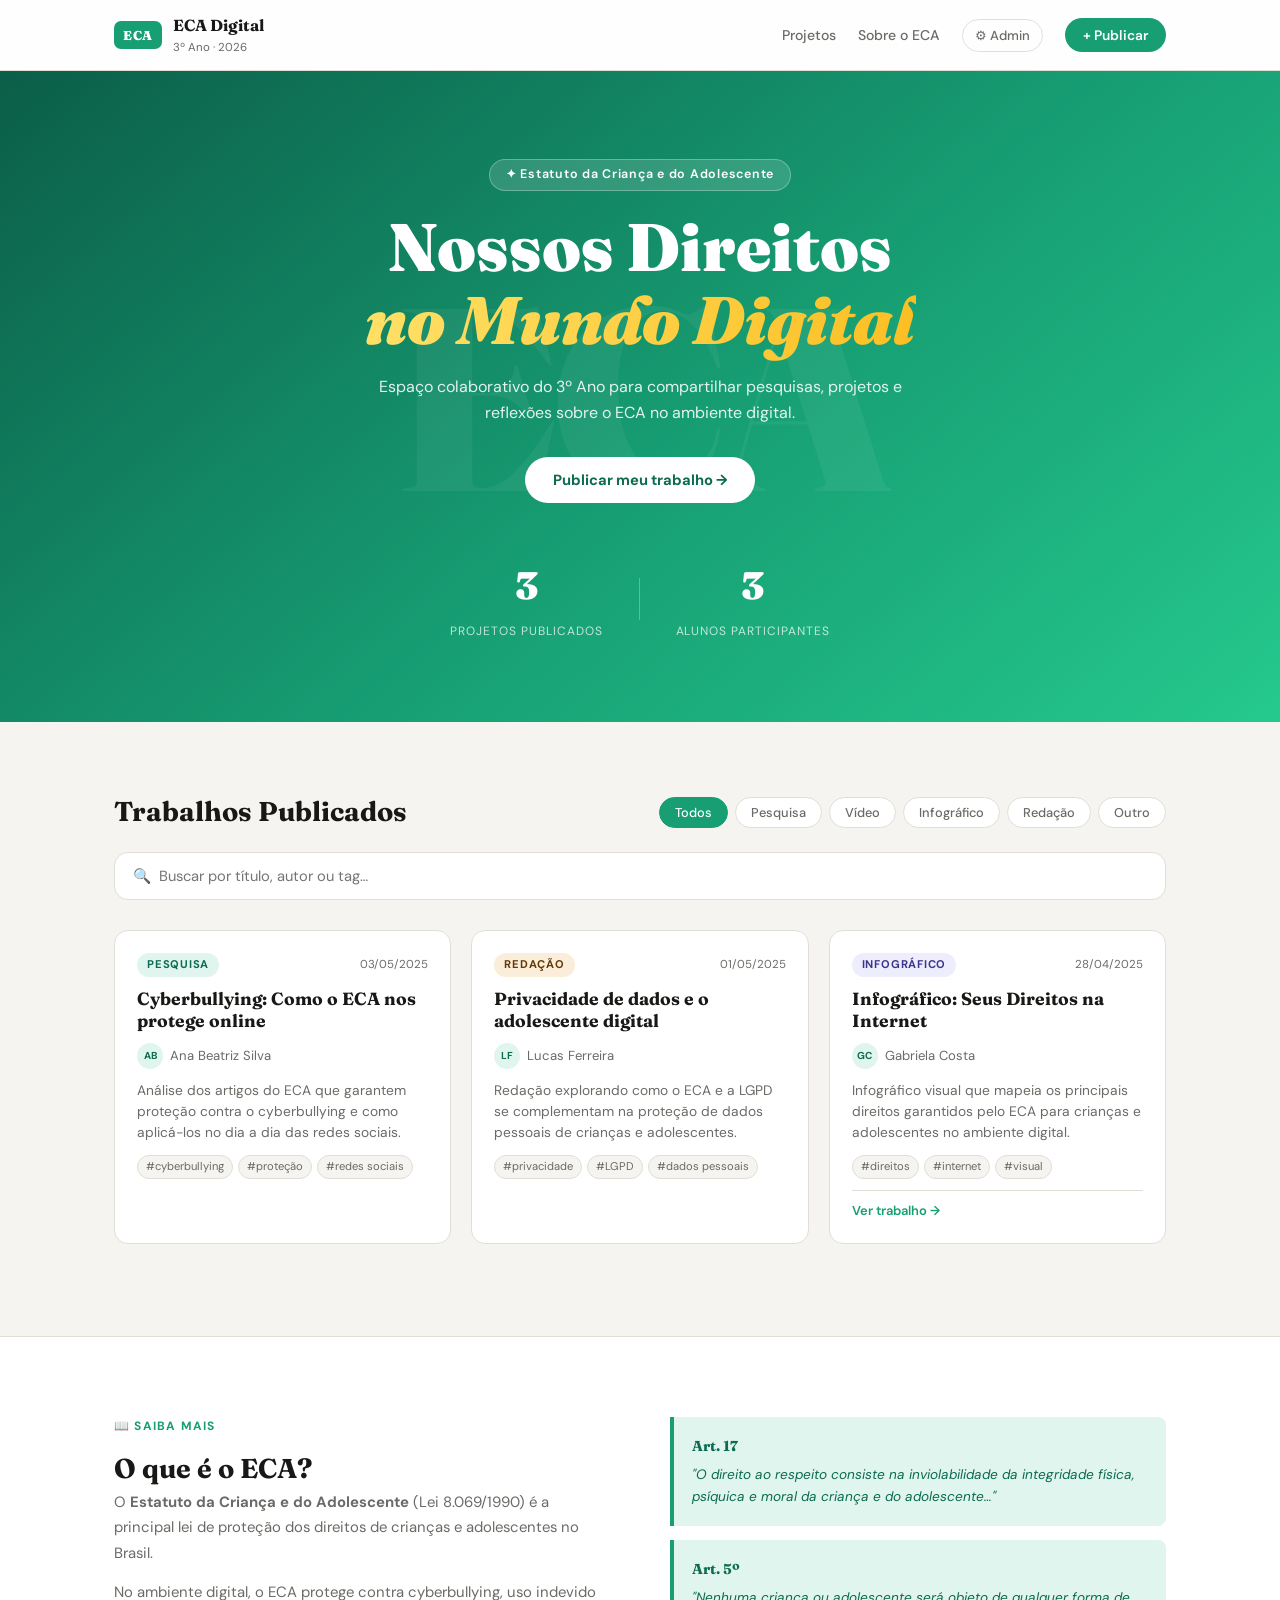
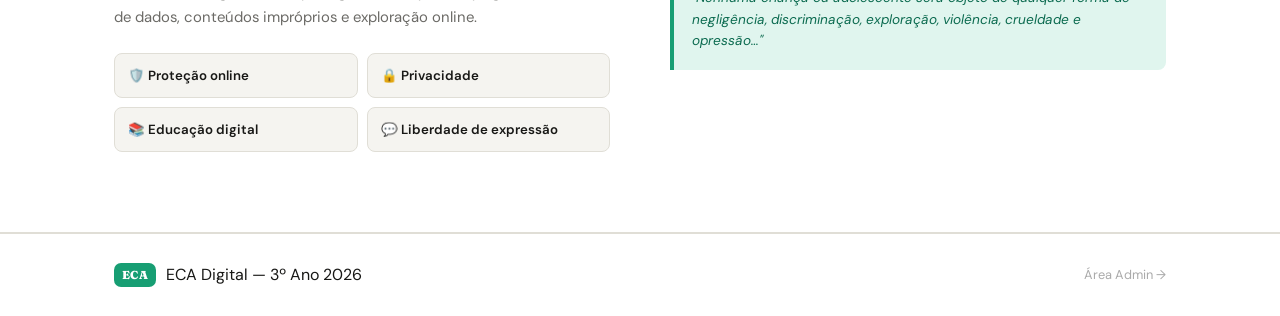
<file: index.html>
<!DOCTYPE html>
<html lang="pt-BR">
<head>
  <meta charset="UTF-8" />
  <meta name="viewport" content="width=device-width, initial-scale=1.0" />
  <title>ECA Digital — 3º Ano</title>
  <link rel="preconnect" href="https://fonts.googleapis.com">
  <link href="https://fonts.googleapis.com/css2?family=Fraunces:ital,wght@0,700;0,900;1,700&family=DM+Sans:wght@400;500;600&display=swap" rel="stylesheet">
  <link rel="stylesheet" href="css/style.css" />
</head>
<body>

  <header class="header">
    <div class="header-inner">
      <a href="index.html" class="logo">
        <div class="logo-icon">ECA</div>
        <div>
          <span class="logo-title">ECA Digital</span>
          <span class="logo-sub">3º Ano · 2026</span>
        </div>
      </a>
      <nav class="nav">
        <a href="#projetos" class="nav-link">Projetos</a>
        <a href="#sobre" class="nav-link">Sobre o ECA</a>
        <a href="admin.html" class="nav-link nav-admin">⚙ Admin</a>
        <button class="btn-primary" onclick="abrirModal()">+ Publicar</button>
      </nav>
      <button class="hamburger" id="hamburger" onclick="toggleMenu()">☰</button>
    </div>
    <div class="nav-mobile" id="navMobile">
      <a href="#projetos" onclick="toggleMenu()">Projetos</a>
      <a href="#sobre" onclick="toggleMenu()">Sobre o ECA</a>
      <a href="admin.html">⚙ Admin</a>
      <button class="btn-primary" onclick="toggleMenu();abrirModal()">+ Publicar</button>
    </div>
  </header>

  <section class="hero">
    <div class="hero-bg-text" aria-hidden="true">ECA</div>
    <div class="hero-content">
      <div class="hero-eyebrow">✦ Estatuto da Criança e do Adolescente</div>
      <h1 class="hero-title">Nossos Direitos<br><em>no Mundo Digital</em></h1>
      <p class="hero-desc">Espaço colaborativo do 3º Ano para compartilhar pesquisas, projetos e reflexões sobre o ECA no ambiente digital.</p>
      <button class="btn-hero" onclick="abrirModal()">Publicar meu trabalho →</button>
    </div>
    <div class="hero-stats">
      <div class="stat">
        <span class="stat-num" id="numProjetos">0</span>
        <span class="stat-label">Projetos publicados</span>
      </div>
      <div class="stat-sep"></div>
      <div class="stat">
        <span class="stat-num" id="numAutores">0</span>
        <span class="stat-label">Alunos participantes</span>
      </div>
    </div>
  </section>

  <section class="section" id="projetos">
    <div class="container">
      <div class="section-header">
        <h2 class="section-title">Trabalhos Publicados</h2>
        <div class="filtros">
          <button class="filtro active" data-cat="todos">Todos</button>
          <button class="filtro" data-cat="pesquisa">Pesquisa</button>
          <button class="filtro" data-cat="video">Vídeo</button>
          <button class="filtro" data-cat="infografico">Infográfico</button>
          <button class="filtro" data-cat="redacao">Redação</button>
          <button class="filtro" data-cat="outro">Outro</button>
        </div>
      </div>
      <div class="busca-wrap">
        <input class="busca" type="text" id="busca" placeholder="🔍  Buscar por título, autor ou tag…" oninput="renderizar()" />
      </div>
      <div class="cards-grid" id="cardsGrid"></div>
      <div class="empty" id="empty" style="display:none">
        <span>😕</span><p>Nenhum projeto aprovado ainda.</p>
      </div>
    </div>
  </section>

  <section class="sobre" id="sobre">
    <div class="container sobre-grid">
      <div>
        <span class="eyebrow">📖 Saiba mais</span>
        <h2 class="section-title">O que é o ECA?</h2>
        <p>O <strong>Estatuto da Criança e do Adolescente</strong> (Lei 8.069/1990) é a principal lei de proteção dos direitos de crianças e adolescentes no Brasil.</p>
        <p>No ambiente digital, o ECA protege contra cyberbullying, uso indevido de dados, conteúdos impróprios e exploração online.</p>
        <div class="direitos">
          <div class="direito">🛡️ Proteção online</div>
          <div class="direito">🔒 Privacidade</div>
          <div class="direito">📚 Educação digital</div>
          <div class="direito">💬 Liberdade de expressão</div>
        </div>
      </div>
      <div class="artigos">
        <div class="artigo">
          <span class="artigo-num">Art. 17</span>
          <p>"O direito ao respeito consiste na inviolabilidade da integridade física, psíquica e moral da criança e do adolescente…"</p>
        </div>
        <div class="artigo">
          <span class="artigo-num">Art. 5º</span>
          <p>"Nenhuma criança ou adolescente será objeto de qualquer forma de negligência, discriminação, exploração, violência, crueldade e opressão…"</p>
        </div>
      </div>
    </div>
  </section>

  <footer class="footer">
    <div class="container footer-inner">
      <div style="display:flex;align-items:center;gap:10px">
        <span class="logo-icon" style="font-size:.72rem;padding:3px 8px">ECA</span>
        <span>ECA Digital — 3º Ano 2026</span>
      </div>
      <a href="admin.html" class="footer-admin-link">Área Admin →</a>
    </div>
  </footer>

  <!-- MODAL PUBLICAR -->
  <div class="overlay" id="overlay" onclick="fecharFora(event)">
    <div class="modal" id="modal">
      <div class="modal-head">
        <h3>Publicar Trabalho</h3>
        <button class="close-btn" onclick="fecharModal()">✕</button>
      </div>
      <div class="modal-body">
        <div class="campo"><label>Título *</label><input id="f-titulo" maxlength="80" placeholder="Ex: Cyberbullying e o ECA" /></div>
        <div class="campo"><label>Seu Nome *</label><input id="f-autor" maxlength="50" placeholder="Ex: Maria Souza" /></div>
        <div class="campo">
          <label>Categoria *</label>
          <select id="f-cat">
            <option value="">Selecione…</option>
            <option value="pesquisa">Pesquisa</option>
            <option value="video">Vídeo</option>
            <option value="infografico">Infográfico</option>
            <option value="redacao">Redação</option>
            <option value="outro">Outro</option>
          </select>
        </div>
        <div class="campo"><label>Descrição / Resumo *</label><textarea id="f-desc" rows="4" maxlength="500" placeholder="Descreva seu trabalho em algumas frases…"></textarea></div>
        <div class="campo"><label>Link do trabalho (opcional)</label><input id="f-link" type="url" placeholder="https://docs.google.com/…" /></div>
        <div class="campo"><label>Tags (separadas por vírgula)</label><input id="f-tags" maxlength="100" placeholder="Ex: bullying, privacidade, redes sociais" /></div>
        <div class="erro" id="f-erro" style="display:none"></div>
        <button class="btn-submit" onclick="publicar()">✦ Enviar para aprovação</button>
      </div>
    </div>
  </div>

  <div class="toast" id="toast"></div>

  <script src="js/storage.js"></script>
  <script src="js/app.js"></script>
</body>
</html>
</file>
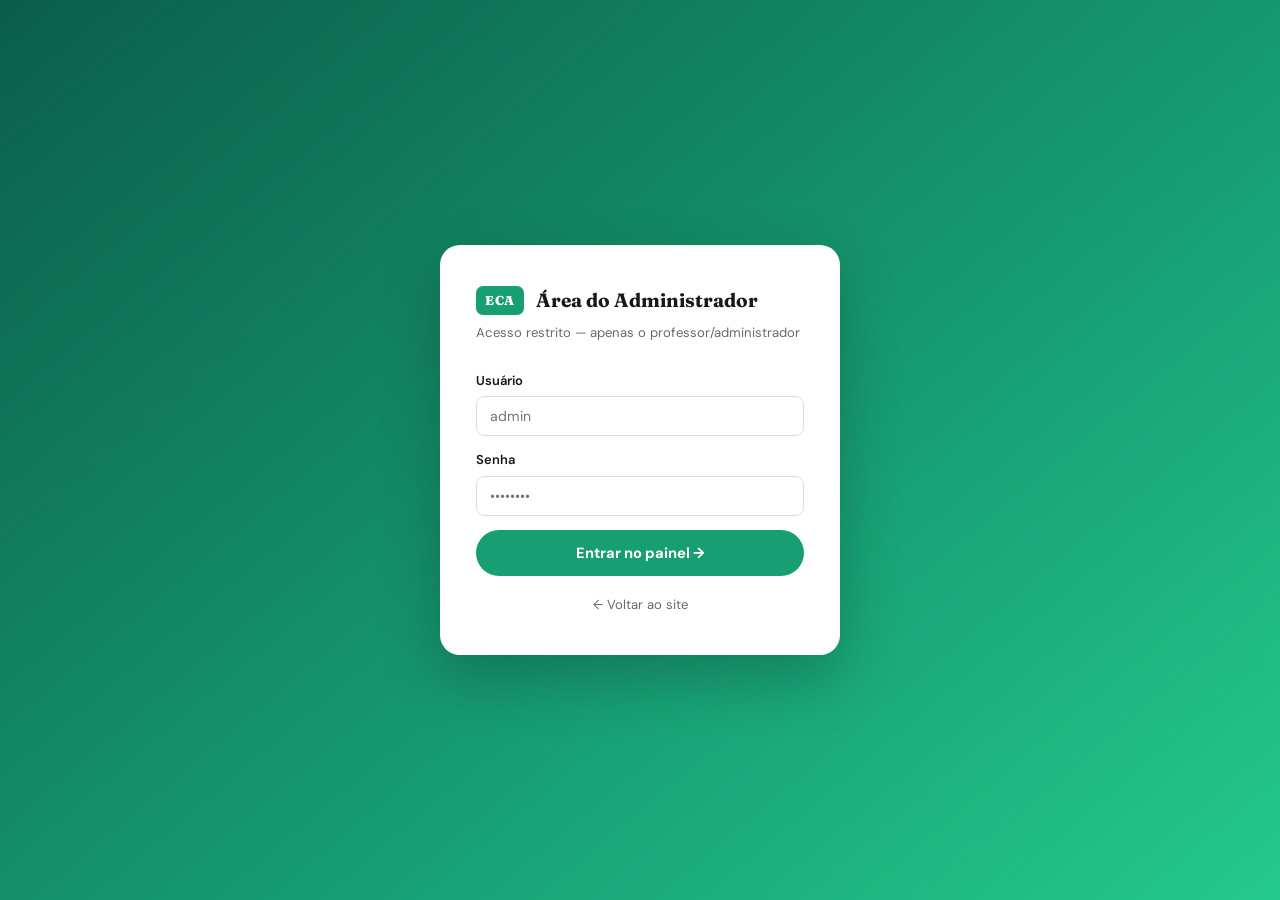
<file: admin.html>
<!DOCTYPE html>
<html lang="pt-BR">
<head>
  <meta charset="UTF-8" />
  <meta name="viewport" content="width=device-width, initial-scale=1.0" />
  <title>Admin — ECA Digital</title>
  <link rel="preconnect" href="https://fonts.googleapis.com">
  <link href="https://fonts.googleapis.com/css2?family=Fraunces:ital,wght@0,700;0,900;1,700&family=DM+Sans:wght@400;500;600&display=swap" rel="stylesheet">
  <link rel="stylesheet" href="css/style.css" />
  <link rel="stylesheet" href="css/admin.css" />
</head>
<body class="admin-body">

  <!-- TELA DE LOGIN -->
  <div id="telaLogin" class="login-wrap">
    <div class="login-box">
      <div class="login-logo">
        <span class="logo-icon">ECA</span>
        <span class="login-titulo">Área do Administrador</span>
      </div>
      <p class="login-sub">Acesso restrito — apenas o professor/administrador</p>

      <div class="campo">
        <label>Usuário</label>
        <input type="text" id="loginUser" placeholder="admin" autocomplete="username" />
      </div>
      <div class="campo">
        <label>Senha</label>
        <input type="password" id="loginPass" placeholder="••••••••" autocomplete="current-password"
          onkeydown="if(event.key==='Enter') fazerLogin()" />
      </div>
      <div class="erro" id="loginErro" style="display:none">Usuário ou senha incorretos.</div>
      <button class="btn-submit" onclick="fazerLogin()">Entrar no painel →</button>
      <a href="index.html" class="login-voltar">← Voltar ao site</a>
    </div>
  </div>

  <!-- PAINEL ADMIN -->
  <div id="painelAdmin" style="display:none">

    <div class="admin-header">
      <div class="header-inner">
        <a href="index.html" class="logo">
          <div class="logo-icon">ECA</div>
          <div>
            <span class="logo-title">ECA Digital</span>
            <span class="logo-sub">Painel Admin</span>
          </div>
        </a>
        <div style="display:flex;align-items:center;gap:16px">
          <span class="admin-badge">👤 Admin</span>
          <button class="btn-logout" onclick="fazerLogout()">Sair</button>
        </div>
      </div>
    </div>

    <div class="admin-container">

      <!-- CARDS DE RESUMO -->
      <div class="resumo-grid">
        <div class="resumo-card">
          <span class="resumo-num" id="r-pendentes">0</span>
          <span class="resumo-label">Pendentes</span>
          <span class="resumo-dot dot-amarelo"></span>
        </div>
        <div class="resumo-card">
          <span class="resumo-num" id="r-aprovados">0</span>
          <span class="resumo-label">Aprovados</span>
          <span class="resumo-dot dot-verde"></span>
        </div>
        <div class="resumo-card">
          <span class="resumo-num" id="r-total">0</span>
          <span class="resumo-label">Total enviados</span>
          <span class="resumo-dot dot-cinza"></span>
        </div>
        <div class="resumo-card">
          <span class="resumo-num" id="r-autores">0</span>
          <span class="resumo-label">Alunos</span>
          <span class="resumo-dot dot-roxo"></span>
        </div>
      </div>

      <!-- ABAS -->
      <div class="abas">
        <button class="aba active" data-aba="pendentes" onclick="mudarAba('pendentes')">
          ⏳ Pendentes <span class="badge" id="badge-pendentes">0</span>
        </button>
        <button class="aba" data-aba="aprovados" onclick="mudarAba('aprovados')">
          ✅ Aprovados <span class="badge" id="badge-aprovados">0</span>
        </button>
        <button class="aba" data-aba="todos" onclick="mudarAba('todos')">
          📋 Todos
        </button>
      </div>

      <!-- BUSCA ADMIN -->
      <div class="busca-wrap" style="margin-bottom:20px">
        <input class="busca" type="text" id="adminBusca" placeholder="🔍  Buscar projetos…" oninput="renderAdmin()" />
      </div>

      <!-- TABELA -->
      <div class="tabela-wrap">
        <table class="tabela" id="tabelaAdmin">
          <thead>
            <tr>
              <th>Título</th>
              <th>Autor</th>
              <th>Categoria</th>
              <th>Data</th>
              <th>Status</th>
              <th>Ações</th>
            </tr>
          </thead>
          <tbody id="tabelaBody"></tbody>
        </table>
        <div class="empty" id="adminEmpty" style="display:none">
          <span>📭</span><p>Nenhum projeto aqui.</p>
        </div>
      </div>

    </div>
  </div>

  <!-- MODAL EDITAR -->
  <div class="overlay" id="overlayEdit" onclick="fecharEditFora(event)">
    <div class="modal" id="modalEdit">
      <div class="modal-head">
        <h3>Editar Trabalho</h3>
        <button class="close-btn" onclick="fecharEdit()">✕</button>
      </div>
      <div class="modal-body">
        <input type="hidden" id="e-id" />
        <div class="campo"><label>Título *</label><input id="e-titulo" maxlength="80" /></div>
        <div class="campo"><label>Autor *</label><input id="e-autor" maxlength="50" /></div>
        <div class="campo">
          <label>Categoria *</label>
          <select id="e-cat">
            <option value="pesquisa">Pesquisa</option>
            <option value="video">Vídeo</option>
            <option value="infografico">Infográfico</option>
            <option value="redacao">Redação</option>
            <option value="outro">Outro</option>
          </select>
        </div>
        <div class="campo"><label>Descrição *</label><textarea id="e-desc" rows="4" maxlength="500"></textarea></div>
        <div class="campo"><label>Link (opcional)</label><input id="e-link" type="url" /></div>
        <div class="campo"><label>Tags (separadas por vírgula)</label><input id="e-tags" maxlength="100" /></div>
        <div class="campo">
          <label>Status</label>
          <select id="e-status">
            <option value="pendente">Pendente</option>
            <option value="aprovado">Aprovado</option>
          </select>
        </div>
        <div class="erro" id="e-erro" style="display:none"></div>
        <button class="btn-submit" onclick="salvarEdicao()">💾 Salvar alterações</button>
      </div>
    </div>
  </div>

  <!-- MODAL CONFIRMAR EXCLUSÃO -->
  <div class="overlay" id="overlayDel" onclick="fecharDelFora(event)">
    <div class="modal modal-sm" id="modalDel">
      <div class="modal-head">
        <h3>Excluir projeto?</h3>
        <button class="close-btn" onclick="fecharDel()">✕</button>
      </div>
      <div class="modal-body">
        <p style="color:var(--texto-suave);margin-bottom:20px">Essa ação não pode ser desfeita. O trabalho será removido permanentemente.</p>
        <div style="display:flex;gap:10px">
          <button class="btn-cancel" onclick="fecharDel()" style="flex:1">Cancelar</button>
          <button class="btn-danger" onclick="confirmarExclusao()" style="flex:1">🗑 Excluir</button>
        </div>
      </div>
    </div>
  </div>

  <div class="toast" id="toast"></div>

  <script src="js/storage.js"></script>
  <script src="js/admin.js"></script>
</body>
</html>
</file>
<file: css/style.css>
/* ===== RESET ===== */
*, *::before, *::after { box-sizing: border-box; margin: 0; padding: 0; }

:root {
  --verde: #179e73;
  --verde-claro: #e0f5ee;
  --verde-escuro: #0c6b50;
  --amarelo: #f5c940;
  --cinza-bg: #f5f4f0;
  --cinza-borda: #e0ded6;
  --texto: #181816;
  --texto-suave: #6b6a66;
  --branco: #ffffff;
  --radius: 14px;
  --radius-sm: 8px;
}

html { scroll-behavior: smooth; }

body {
  font-family: 'DM Sans', sans-serif;
  background: var(--cinza-bg);
  color: var(--texto);
  line-height: 1.6;
}

.container { max-width: 1100px; margin: 0 auto; padding: 0 24px; }

/* ===== HEADER ===== */
.header {
  position: sticky; top: 0; z-index: 100;
  background: rgba(255,255,255,0.88);
  backdrop-filter: blur(14px);
  border-bottom: 1px solid var(--cinza-borda);
}
.header-inner {
  max-width: 1100px; margin: 0 auto;
  display: flex; align-items: center; justify-content: space-between;
  padding: 13px 24px;
}
.logo { display: flex; align-items: center; gap: 11px; text-decoration: none; }
.logo-icon {
  background: var(--verde); color: #fff;
  font-family: 'Fraunces', serif;
  font-size: .8rem; font-weight: 900;
  padding: 4px 9px; border-radius: 7px;
  letter-spacing: .04em;
}
.logo-title { display: block; font-family: 'Fraunces', serif; font-size: 1rem; font-weight: 700; color: var(--texto); }
.logo-sub   { display: block; font-size: .72rem; color: var(--texto-suave); }

.nav { display: flex; align-items: center; gap: 22px; }
.nav-link { text-decoration: none; font-size: .88rem; font-weight: 500; color: var(--texto-suave); transition: color .18s; }
.nav-link:hover { color: var(--verde); }
.nav-admin { font-size: .82rem; border: 1px solid var(--cinza-borda); padding: 5px 12px; border-radius: 50px; }
.nav-admin:hover { border-color: var(--verde); color: var(--verde); }

.btn-primary {
  background: var(--verde); color: #fff; border: none; cursor: pointer;
  padding: 8px 18px; border-radius: 50px;
  font-family: 'DM Sans', sans-serif; font-size: .86rem; font-weight: 600;
  transition: background .2s, transform .1s;
}
.btn-primary:hover { background: var(--verde-escuro); transform: translateY(-1px); }

.hamburger { display: none; background: none; border: none; font-size: 1.3rem; cursor: pointer; color: var(--texto); }
.nav-mobile { display: none; flex-direction: column; gap: 14px; padding: 16px 24px 20px; border-top: 1px solid var(--cinza-borda); background: #fff; }
.nav-mobile a { text-decoration: none; color: var(--texto); font-weight: 500; }
.nav-mobile.open { display: flex; }

/* ===== HERO ===== */
.hero {
  position: relative; overflow: hidden;
  background: linear-gradient(140deg, #0b5e48 0%, #179e73 55%, #25c98e 100%);
  color: #fff;
  padding: 88px 24px 80px;
  text-align: center;
}
.hero-bg-text {
  position: absolute; top: 50%; left: 50%;
  transform: translate(-50%, -50%);
  font-family: 'Fraunces', serif; font-size: clamp(120px, 22vw, 260px);
  font-weight: 900; color: rgba(255,255,255,.05);
  pointer-events: none; user-select: none; white-space: nowrap;
  letter-spacing: -.02em;
}
.hero-content { position: relative; }
.hero-eyebrow {
  display: inline-block; background: rgba(255,255,255,.14);
  border: 1px solid rgba(255,255,255,.28); border-radius: 50px;
  font-size: .78rem; font-weight: 600; letter-spacing: .06em;
  padding: 5px 16px; margin-bottom: 20px;
}
.hero-title {
  font-family: 'Fraunces', serif;
  font-size: clamp(2.4rem, 6vw, 4.2rem); font-weight: 900;
  line-height: 1.08; margin-bottom: 18px;
}
.hero-title em {
  font-style: italic;
  background: linear-gradient(90deg, #ffe066, #fbbf24);
  -webkit-background-clip: text; -webkit-text-fill-color: transparent; background-clip: text;
}
.hero-desc { max-width: 540px; margin: 0 auto 32px; font-size: 1rem; opacity: .88; }
.btn-hero {
  display: inline-block; background: #fff; color: var(--verde-escuro);
  border: none; cursor: pointer; padding: 13px 28px; border-radius: 50px;
  font-family: 'DM Sans', sans-serif; font-size: .92rem; font-weight: 700;
  transition: transform .2s, box-shadow .2s;
}
.btn-hero:hover { transform: translateY(-2px); box-shadow: 0 8px 24px rgba(0,0,0,.18); }

.hero-stats {
  display: flex; align-items: center; justify-content: center; gap: 36px;
  margin-top: 52px; position: relative;
}
.stat { text-align: center; }
.stat-num { display: block; font-family: 'Fraunces', serif; font-size: 2.4rem; font-weight: 900; }
.stat-label { font-size: .75rem; opacity: .72; text-transform: uppercase; letter-spacing: .08em; }
.stat-sep { width: 1px; height: 42px; background: rgba(255,255,255,.28); }

/* ===== SECTION ===== */
.section { padding: 68px 0 32px; }
.section-header {
  display: flex; align-items: center; justify-content: space-between;
  flex-wrap: wrap; gap: 14px; margin-bottom: 18px;
}
.section-title { font-family: 'Fraunces', serif; font-size: 1.7rem; font-weight: 700; }

.filtros { display: flex; flex-wrap: wrap; gap: 7px; }
.filtro {
  background: #fff; border: 1px solid var(--cinza-borda); border-radius: 50px;
  padding: 6px 15px; font-family: 'DM Sans', sans-serif;
  font-size: .8rem; font-weight: 500; color: var(--texto-suave); cursor: pointer;
  transition: all .17s;
}
.filtro:hover { border-color: var(--verde); color: var(--verde); }
.filtro.active { background: var(--verde); color: #fff; border-color: var(--verde); }

.busca-wrap { margin-bottom: 30px; }
.busca {
  width: 100%; padding: 13px 18px; border: 1px solid var(--cinza-borda);
  border-radius: var(--radius); background: #fff;
  font-family: 'DM Sans', sans-serif; font-size: .92rem; outline: none;
  transition: border-color .2s, box-shadow .2s;
}
.busca:focus { border-color: var(--verde); box-shadow: 0 0 0 3px rgba(23,158,115,.12); }

/* ===== CARDS ===== */
.cards-grid {
  display: grid;
  grid-template-columns: repeat(auto-fill, minmax(300px, 1fr));
  gap: 20px; padding-bottom: 60px;
}
.card {
  background: #fff; border: 1px solid var(--cinza-borda);
  border-radius: var(--radius); padding: 22px;
  display: flex; flex-direction: column; gap: 11px;
  transition: transform .2s, box-shadow .2s;
  animation: fadeUp .3s ease forwards;
}
.card:hover { transform: translateY(-4px); box-shadow: 0 6px 24px rgba(0,0,0,.07); }

@keyframes fadeUp {
  from { opacity: 0; transform: translateY(12px); }
  to   { opacity: 1; transform: translateY(0); }
}

.card-top { display: flex; justify-content: space-between; align-items: center; }
.card-cat {
  font-size: .7rem; font-weight: 700; letter-spacing: .07em;
  text-transform: uppercase; padding: 3px 10px; border-radius: 50px;
}
.cat-pesquisa    { background: #e0f5ee; color: #0c6b50; }
.cat-video       { background: #fcebeb; color: #922; }
.cat-infografico { background: #eeedfe; color: #3c3489; }
.cat-redacao     { background: #faeeda; color: #633806; }
.cat-outro       { background: #f0ede6; color: #444; }

.card-data { font-size: .72rem; color: var(--texto-suave); }
.card-titulo { font-family: 'Fraunces', serif; font-size: 1.1rem; font-weight: 700; line-height: 1.25; }
.card-autor { font-size: .82rem; color: var(--texto-suave); display: flex; align-items: center; gap: 7px; }
.avatar {
  width: 26px; height: 26px; border-radius: 50%;
  background: var(--verde-claro); color: var(--verde-escuro);
  font-size: .63rem; font-weight: 700;
  display: flex; align-items: center; justify-content: center;
}
.card-desc {
  font-size: .86rem; color: var(--texto-suave); line-height: 1.55;
  display: -webkit-box; -webkit-line-clamp: 3; -webkit-box-orient: vertical; overflow: hidden;
}
.card-tags { display: flex; flex-wrap: wrap; gap: 5px; }
.tag {
  font-size: .7rem; background: var(--cinza-bg);
  border: 1px solid var(--cinza-borda); padding: 2px 8px; border-radius: 50px; color: var(--texto-suave);
}
.card-link {
  display: inline-flex; align-items: center; gap: 5px; margin-top: auto;
  color: var(--verde); font-size: .81rem; font-weight: 600;
  text-decoration: none; padding-top: 10px;
  border-top: 1px solid var(--cinza-borda);
  transition: gap .18s;
}
.card-link:hover { gap: 9px; }

.empty { text-align: center; padding: 60px 0; color: var(--texto-suave); }
.empty span { font-size: 2.5rem; display: block; margin-bottom: 10px; }
.empty p { font-size: 1rem; }

/* ===== SOBRE ===== */
.sobre {
  background: #fff;
  border-top: 1px solid var(--cinza-borda);
  border-bottom: 1px solid var(--cinza-borda);
  padding: 80px 24px;
}
.sobre-grid { display: grid; grid-template-columns: 1fr 1fr; gap: 60px; align-items: start; }
.eyebrow { font-size: .75rem; font-weight: 700; text-transform: uppercase; letter-spacing: .1em; color: var(--verde); display: block; margin-bottom: 10px; }
.sobre p { font-size: .93rem; color: var(--texto-suave); margin-bottom: 14px; line-height: 1.7; }
.direitos { display: grid; grid-template-columns: 1fr 1fr; gap: 9px; margin-top: 22px; }
.direito {
  background: var(--cinza-bg); border: 1px solid var(--cinza-borda);
  border-radius: var(--radius-sm); padding: 11px 13px;
  font-size: .83rem; font-weight: 600; display: flex; align-items: center; gap: 8px;
}
.artigos {}
.artigo {
  background: var(--verde-claro); border-left: 4px solid var(--verde);
  border-radius: 0 var(--radius-sm) var(--radius-sm) 0;
  padding: 18px; margin-bottom: 14px;
}
.artigo-num { display: block; font-family: 'Fraunces', serif; font-weight: 700; font-size: .9rem; color: var(--verde-escuro); margin-bottom: 6px; }
.artigo p { font-size: .85rem; color: var(--verde-escuro); line-height: 1.6; font-style: italic; margin: 0; }

/* ===== FOOTER ===== */
.footer { padding: 28px 24px; background: #fff; border-top: 1px solid var(--cinza-borda); }
.footer-inner { display: flex; align-items: center; justify-content: space-between; }
.footer-admin-link { font-size: .8rem; color: #aaa; text-decoration: none; }
.footer-admin-link:hover { color: var(--verde); }

/* ===== MODAL ===== */
.overlay {
  position: fixed; inset: 0; z-index: 200;
  background: rgba(0,0,0,.44);
  display: none; align-items: center; justify-content: center; padding: 20px;
}
.overlay.open { display: flex; }
.modal {
  background: #fff; border-radius: var(--radius);
  width: 100%; max-width: 540px; max-height: 90vh; overflow-y: auto;
  box-shadow: 0 24px 64px rgba(0,0,0,.2);
  animation: slideUp .24s ease;
}
.modal-sm { max-width: 400px; }
@keyframes slideUp {
  from { opacity: 0; transform: translateY(18px); }
  to   { opacity: 1; transform: translateY(0); }
}
.modal-head { display: flex; justify-content: space-between; align-items: center; padding: 22px 24px 0; margin-bottom: 18px; }
.modal-head h3 { font-family: 'Fraunces', serif; font-size: 1.25rem; font-weight: 700; }
.close-btn { background: none; border: none; cursor: pointer; font-size: 1rem; color: var(--texto-suave); width: 30px; height: 30px; border-radius: 50%; display: flex; align-items: center; justify-content: center; transition: background .18s; }
.close-btn:hover { background: var(--cinza-bg); }
.modal-body { padding: 0 24px 24px; }

.campo { display: flex; flex-direction: column; gap: 5px; margin-bottom: 14px; }
.campo label { font-size: .81rem; font-weight: 600; }
.campo input, .campo select, .campo textarea {
  border: 1px solid var(--cinza-borda); border-radius: var(--radius-sm);
  padding: 10px 13px; font-family: 'DM Sans', sans-serif; font-size: .88rem;
  color: var(--texto); background: #fff; outline: none;
  transition: border-color .2s, box-shadow .2s; width: 100%;
}
.campo input:focus, .campo select:focus, .campo textarea:focus {
  border-color: var(--verde); box-shadow: 0 0 0 3px rgba(23,158,115,.12);
}
.campo textarea { resize: vertical; min-height: 88px; }

.erro {
  background: #fcebeb; color: #922; border: 1px solid #f0c0c0;
  border-radius: var(--radius-sm); padding: 9px 13px;
  font-size: .83rem; margin-bottom: 12px;
}

.btn-submit {
  width: 100%; padding: 13px; background: var(--verde); color: #fff;
  border: none; border-radius: 50px; font-family: 'DM Sans', sans-serif;
  font-size: .92rem; font-weight: 700; cursor: pointer;
  transition: background .2s, transform .1s;
}
.btn-submit:hover { background: var(--verde-escuro); transform: translateY(-1px); }

.btn-cancel {
  padding: 11px; background: var(--cinza-bg); color: var(--texto);
  border: 1px solid var(--cinza-borda); border-radius: 50px;
  font-family: 'DM Sans', sans-serif; font-size: .88rem; font-weight: 600;
  cursor: pointer; transition: background .18s;
}
.btn-cancel:hover { background: #e8e6e0; }

.btn-danger {
  padding: 11px; background: #e24b4a; color: #fff;
  border: none; border-radius: 50px;
  font-family: 'DM Sans', sans-serif; font-size: .88rem; font-weight: 700;
  cursor: pointer; transition: background .18s;
}
.btn-danger:hover { background: #c03534; }

/* ===== TOAST ===== */
.toast {
  position: fixed; bottom: 26px; right: 26px; z-index: 400;
  background: var(--texto); color: #fff;
  padding: 13px 22px; border-radius: 50px;
  font-size: .88rem; font-weight: 600;
  box-shadow: 0 4px 20px rgba(0,0,0,.2);
  opacity: 0; pointer-events: none;
  transform: translateY(8px);
  transition: opacity .28s, transform .28s;
}
.toast.show { opacity: 1; transform: translateY(0); }

/* ===== RESPONSIVE ===== */
@media (max-width: 768px) {
  .nav { display: none; }
  .hamburger { display: block; }
  .sobre-grid { grid-template-columns: 1fr; gap: 32px; }
  .cards-grid { grid-template-columns: 1fr; }
  .hero-stats { gap: 20px; }
  .stat-num { font-size: 1.8rem; }
  .footer-inner { flex-direction: column; gap: 8px; }
}
</file>
<file: css/admin.css>
/* ===== ADMIN CSS ===== */

.admin-body { background: #f0eeea; }

/* LOGIN */
.login-wrap {
  min-height: 100vh; display: flex;
  align-items: center; justify-content: center;
  padding: 24px;
  background: linear-gradient(140deg, #0b5e48 0%, #179e73 60%, #25c98e 100%);
}
.login-box {
  background: #fff; border-radius: 20px;
  padding: 40px 36px; width: 100%; max-width: 400px;
  box-shadow: 0 24px 60px rgba(0,0,0,.22);
}
.login-logo {
  display: flex; align-items: center; gap: 12px;
  margin-bottom: 6px;
}
.login-titulo { font-family: 'Fraunces', serif; font-size: 1.2rem; font-weight: 700; }
.login-sub { font-size: .82rem; color: var(--texto-suave); margin-bottom: 28px; }
.login-voltar {
  display: block; text-align: center; margin-top: 18px;
  font-size: .82rem; color: var(--texto-suave); text-decoration: none;
}
.login-voltar:hover { color: var(--verde); }

/* ADMIN HEADER */
.admin-header {
  background: #fff; border-bottom: 1px solid var(--cinza-borda);
  position: sticky; top: 0; z-index: 100;
}
.admin-badge {
  background: var(--verde-claro); color: var(--verde-escuro);
  font-size: .78rem; font-weight: 700; padding: 5px 12px; border-radius: 50px;
}
.btn-logout {
  background: none; border: 1px solid var(--cinza-borda); cursor: pointer;
  padding: 7px 14px; border-radius: 50px;
  font-family: 'DM Sans', sans-serif; font-size: .82rem; font-weight: 600;
  color: var(--texto-suave); transition: all .18s;
}
.btn-logout:hover { border-color: #e24b4a; color: #e24b4a; }

/* CONTAINER */
.admin-container {
  max-width: 1100px; margin: 0 auto; padding: 36px 24px;
}

/* RESUMO */
.resumo-grid {
  display: grid; grid-template-columns: repeat(4, 1fr); gap: 14px;
  margin-bottom: 32px;
}
.resumo-card {
  background: #fff; border: 1px solid var(--cinza-borda);
  border-radius: var(--radius); padding: 20px 18px;
  display: flex; flex-direction: column; gap: 4px;
  position: relative; overflow: hidden;
}
.resumo-num { font-family: 'Fraunces', serif; font-size: 2rem; font-weight: 900; line-height: 1; }
.resumo-label { font-size: .78rem; color: var(--texto-suave); text-transform: uppercase; letter-spacing: .07em; }
.resumo-dot {
  position: absolute; top: 14px; right: 14px;
  width: 10px; height: 10px; border-radius: 50%;
}
.dot-amarelo { background: #f5c940; }
.dot-verde   { background: var(--verde); }
.dot-cinza   { background: #bbb; }
.dot-roxo    { background: #7f77dd; }

/* ABAS */
.abas { display: flex; gap: 4px; margin-bottom: 20px; border-bottom: 1px solid var(--cinza-borda); }
.aba {
  background: none; border: none; cursor: pointer;
  padding: 10px 18px; font-family: 'DM Sans', sans-serif;
  font-size: .88rem; font-weight: 600; color: var(--texto-suave);
  border-bottom: 2px solid transparent; margin-bottom: -1px;
  transition: all .18s; display: flex; align-items: center; gap: 7px;
}
.aba:hover { color: var(--texto); }
.aba.active { color: var(--verde); border-bottom-color: var(--verde); }
.badge {
  background: var(--cinza-bg); color: var(--texto-suave);
  font-size: .7rem; font-weight: 700; padding: 1px 7px; border-radius: 50px;
  min-width: 20px; text-align: center;
}
.aba.active .badge { background: var(--verde-claro); color: var(--verde-escuro); }

/* TABELA */
.tabela-wrap {
  background: #fff; border: 1px solid var(--cinza-borda);
  border-radius: var(--radius); overflow: hidden;
}
.tabela { width: 100%; border-collapse: collapse; }
.tabela thead { background: var(--cinza-bg); }
.tabela th {
  text-align: left; padding: 12px 16px;
  font-size: .76rem; font-weight: 700;
  text-transform: uppercase; letter-spacing: .07em;
  color: var(--texto-suave); border-bottom: 1px solid var(--cinza-borda);
}
.tabela td {
  padding: 13px 16px; font-size: .86rem;
  border-bottom: 1px solid var(--cinza-borda);
  vertical-align: middle;
}
.tabela tr:last-child td { border-bottom: none; }
.tabela tr:hover td { background: #fafaf8; }

.titulo-cell { font-weight: 600; max-width: 220px; }
.titulo-cell small { display: block; font-size: .75rem; color: var(--texto-suave); font-weight: 400; margin-top: 2px; }

.status-pill {
  font-size: .7rem; font-weight: 700; text-transform: uppercase;
  letter-spacing: .06em; padding: 3px 10px; border-radius: 50px;
}
.status-pendente  { background: #faeeda; color: #854f0b; }
.status-aprovado  { background: #e0f5ee; color: #0c6b50; }

.acoes { display: flex; gap: 6px; flex-wrap: nowrap; }

.btn-acao {
  padding: 5px 11px; border-radius: 7px;
  font-family: 'DM Sans', sans-serif; font-size: .76rem; font-weight: 600;
  cursor: pointer; border: 1px solid; transition: all .15s; white-space: nowrap;
}
.btn-aprovar  { background: #e0f5ee; color: #0c6b50; border-color: #9ed8c4; }
.btn-aprovar:hover { background: #c5eedd; }
.btn-editar   { background: #eeedfe; color: #3c3489; border-color: #c4c0f0; }
.btn-editar:hover { background: #dddaf8; }
.btn-excluir  { background: #fcebeb; color: #922; border-color: #f0b8b8; }
.btn-excluir:hover { background: #f8d4d4; }

@media (max-width: 900px) {
  .resumo-grid { grid-template-columns: repeat(2, 1fr); }
  .tabela th:nth-child(4), .tabela td:nth-child(4) { display: none; }
}
@media (max-width: 640px) {
  .tabela th:nth-child(3), .tabela td:nth-child(3) { display: none; }
}
</file>
